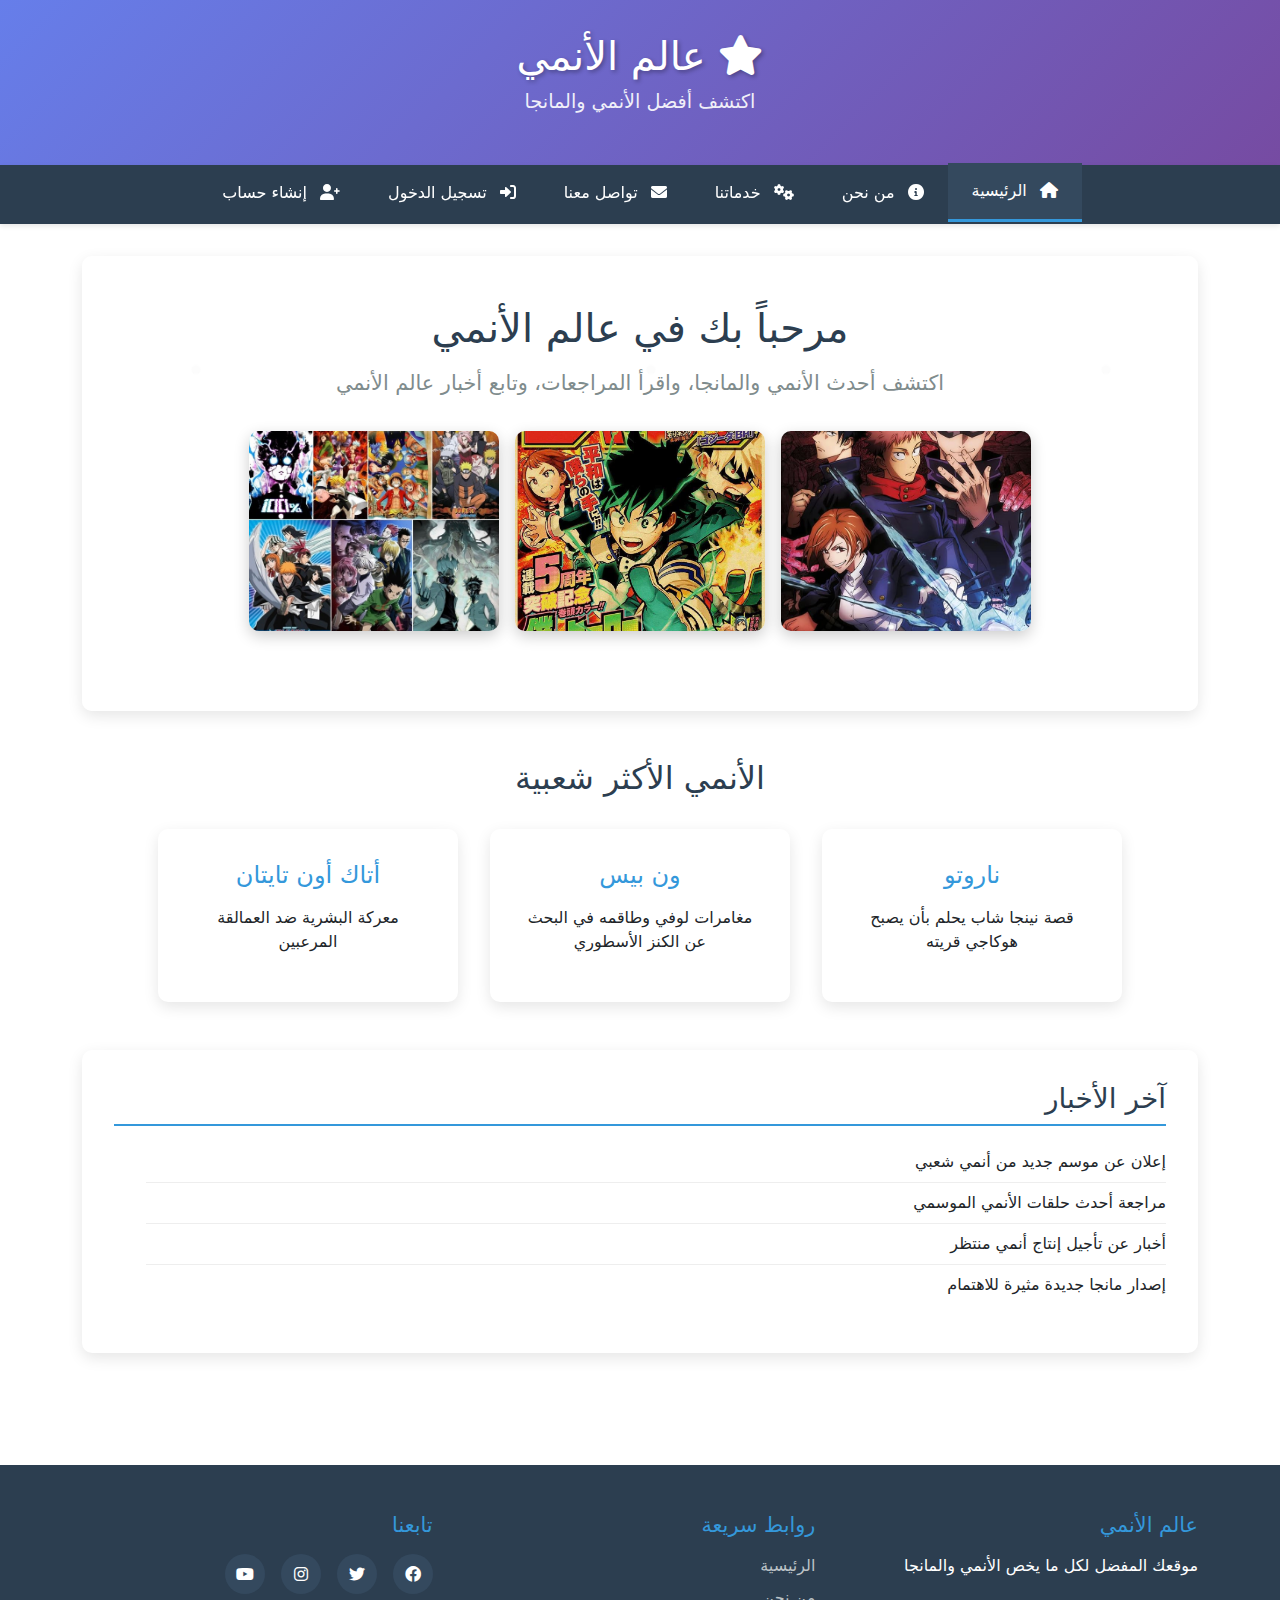
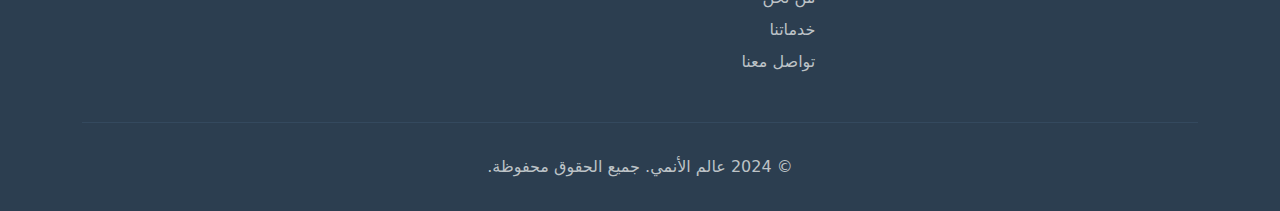
<file: index.html>
<!DOCTYPE html>
<html lang="ar" dir="rtl">
<head>
    <meta charset="UTF-8">
    <meta name="viewport" content="width=device-width, initial-scale=1.0">
    <title>عالم الأنمي - الصفحة الرئيسية</title>
    <link rel="stylesheet" href="./style.css">
    <link rel="stylesheet" href="https://cdnjs.cloudflare.com/ajax/libs/font-awesome/6.0.0/css/all.min.css">
    <link href="https://cdn.jsdelivr.net/npm/bootstrap@5.1.3/dist/css/bootstrap.min.css" rel="stylesheet">
</head>
<body>
    <header class="main-header">
        <div class="container">
            <h1><i class="fas fa-star"></i> عالم الأنمي</h1>
            <p>اكتشف أفضل الأنمي والمانجا</p>
        </div>
    </header>

    <nav class="main-nav">
        <div class="container">
            <ul class="nav-list">
                <li><a href="index.html" class="active"><i class="fas fa-home"></i> الرئيسية</a></li>
                <li><a href="about.html"><i class="fas fa-info-circle"></i> من نحن</a></li>
                <li><a href="services.html"><i class="fas fa-cogs"></i> خدماتنا</a></li>
                <li><a href="contact.html"><i class="fas fa-envelope"></i> تواصل معنا</a></li>
                <li><a href="login.html"><i class="fas fa-sign-in-alt"></i> تسجيل الدخول</a></li>
                <li><a href="register.html"><i class="fas fa-user-plus"></i> إنشاء حساب</a></li>
            </ul>
        </div>
    </nav>

    <main class="main-content">
        <div class="container">
            <section class="hero-section">
                <h2>مرحباً بك في عالم الأنمي</h2>
                <p>اكتشف أحدث الأنمي والمانجا، واقرأ المراجعات، وتابع أخبار عالم الأنمي</p>
                
                <div class="simple-gallery">
                    <img src="./img/jujutsu_kaisen.jpg" alt="أنمي مشهور 1" class="gallery-image">
                    <img src="./img/anime_collage.jpg" alt="أنمي مشهور 2" class="gallery-image">
                    <img src="./img/anime_collage_2.jpg" alt="أنمي مشهور 3" class="gallery-image">
                </div>
            </section>

            <section class="popular-anime">
                <h3>الأنمي الأكثر شعبية</h3>
                <div class="anime-grid">
                    <div class="anime-card">
                        <h4>ناروتو</h4>
                        <p>قصة نينجا شاب يحلم بأن يصبح هوكاجي قريته</p>
                    </div>
                    <div class="anime-card">
                        <h4>ون بيس</h4>
                        <p>مغامرات لوفي وطاقمه في البحث عن الكنز الأسطوري</p>
                    </div>
                    <div class="anime-card">
                        <h4>أتاك أون تايتان</h4>
                        <p>معركة البشرية ضد العمالقة المرعبين</p>
                    </div>
                </div>
            </section>

            <aside class="news-sidebar">
                <h3>آخر الأخبار</h3>
                <ul class="news-list">
                    <li>إعلان عن موسم جديد من أنمي شعبي</li>
                    <li>مراجعة أحدث حلقات الأنمي الموسمي</li>
                    <li>أخبار عن تأجيل إنتاج أنمي منتظر</li>
                    <li>إصدار مانجا جديدة مثيرة للاهتمام</li>
                </ul>
            </aside>
        </div>
    </main>

    <footer class="main-footer">
        <div class="container">
            <div class="footer-content">
                <div class="footer-section">
                    <h4>عالم الأنمي</h4>
                    <p>موقعك المفضل لكل ما يخص الأنمي والمانجا</p>
                </div>
                <div class="footer-section">
                    <h4>روابط سريعة</h4>
                    <ul>
                        <li><a href="index.html">الرئيسية</a></li>
                        <li><a href="about.html">من نحن</a></li>
                        <li><a href="services.html">خدماتنا</a></li>
                        <li><a href="contact.html">تواصل معنا</a></li>
                    </ul>
                </div>
                <div class="footer-section">
                    <h4>تابعنا</h4>
                    <div class="social-links">
                        <a href="#"><i class="fab fa-facebook"></i></a>
                        <a href="#"><i class="fab fa-twitter"></i></a>
                        <a href="#"><i class="fab fa-instagram"></i></a>
                        <a href="#"><i class="fab fa-youtube"></i></a>
                    </div>
                </div>
            </div>
            <div class="footer-bottom">
                <p>&copy; 2024 عالم الأنمي. جميع الحقوق محفوظة.</p>
            </div>
        </div>
    </footer>

</body>
</html>
</file>
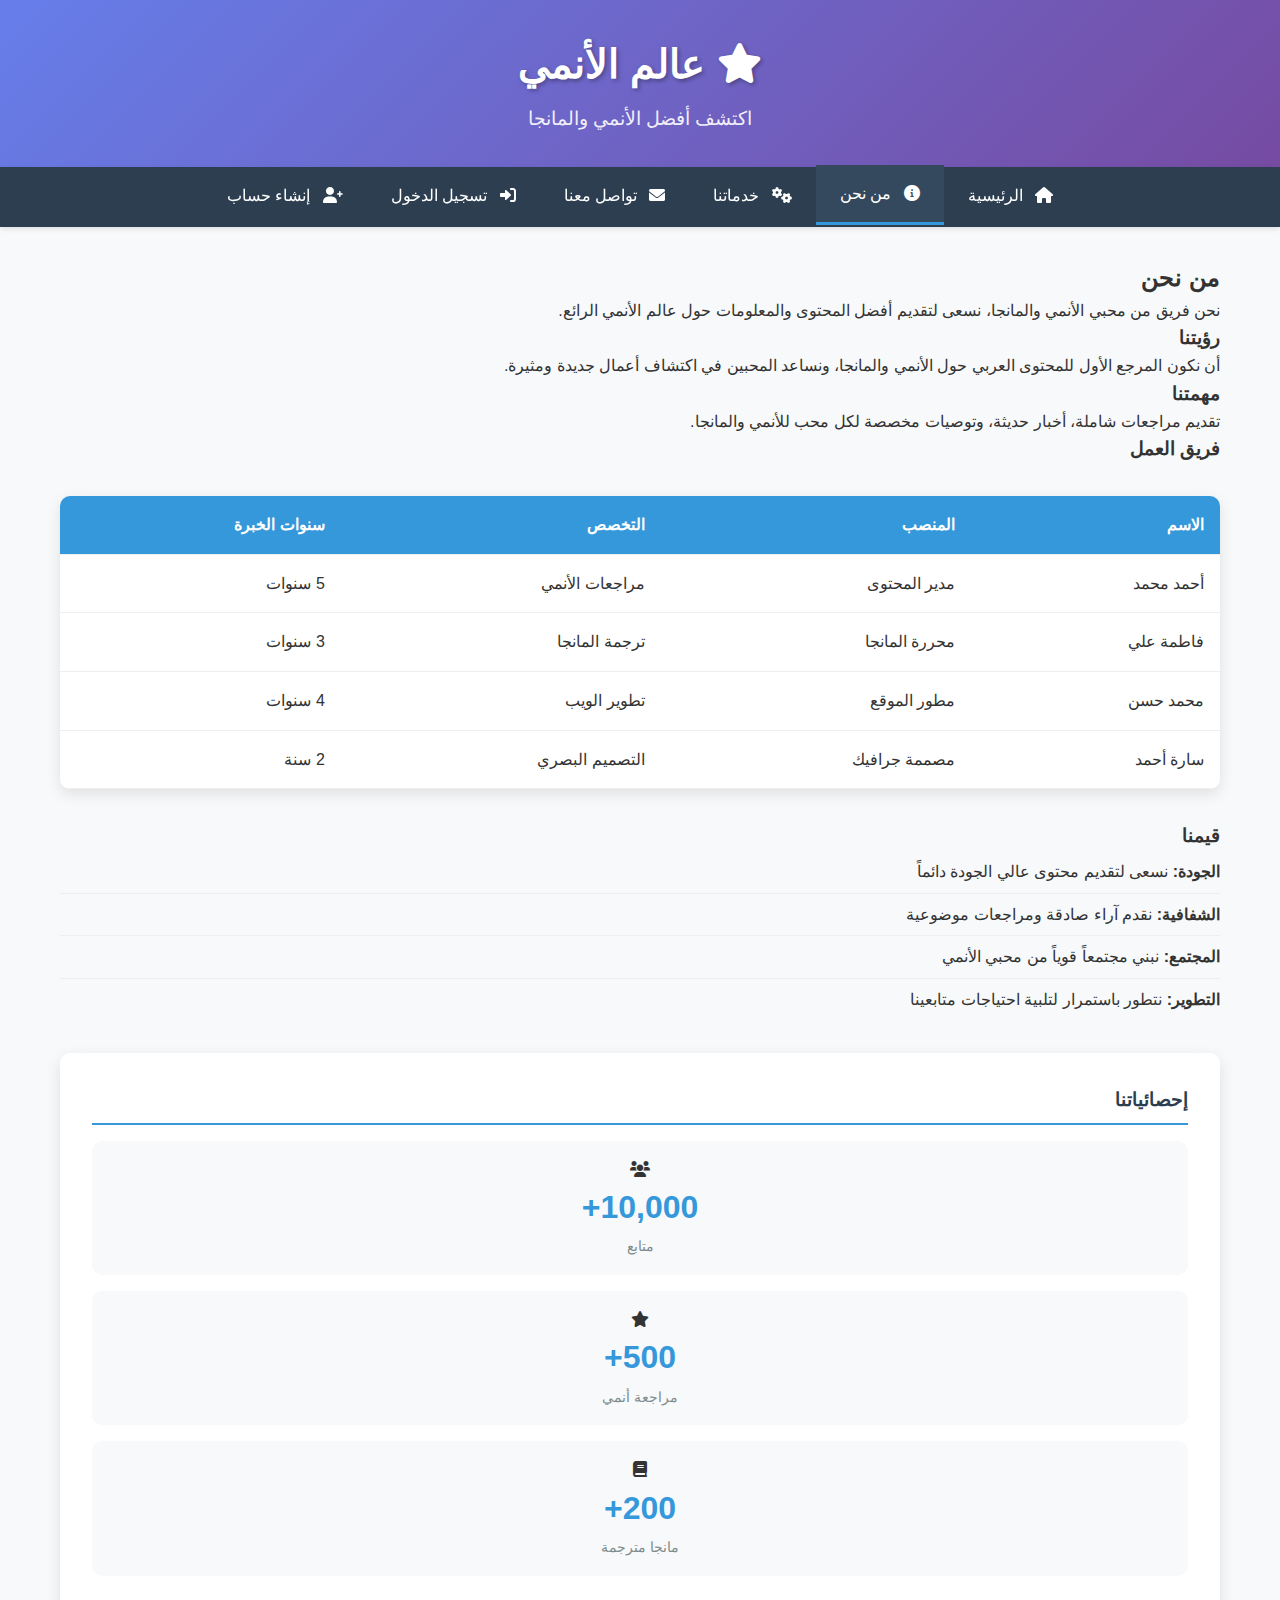
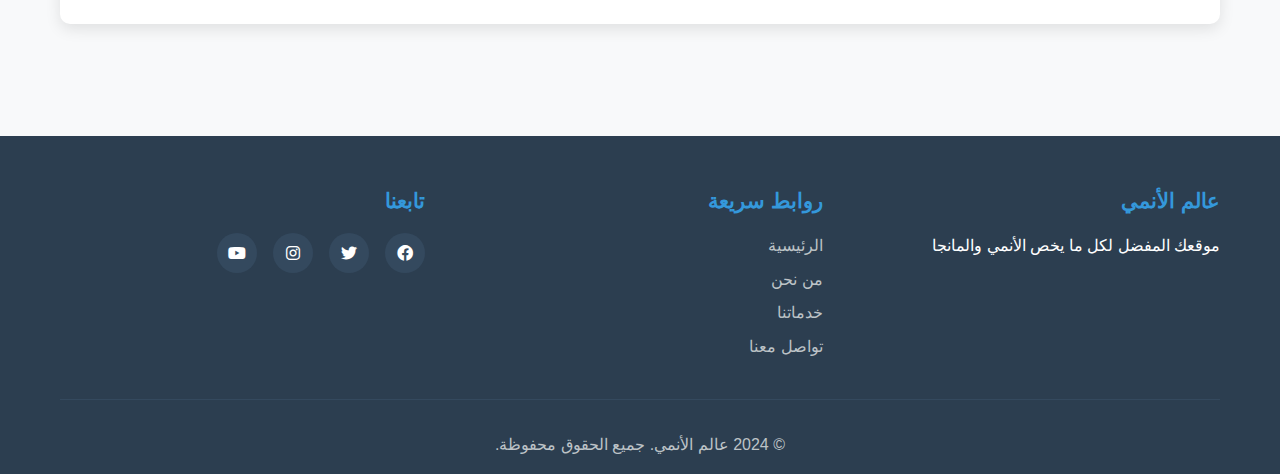
<file: about.html>
<!DOCTYPE html>
<html lang="ar" dir="rtl">
<head>
    <meta charset="UTF-8">
    <meta name="viewport" content="width=device-width, initial-scale=1.0">
    <title>عالم الأنمي - من نحن</title>
    <link rel="stylesheet" href="./style.css">
    <link rel="stylesheet" href="https://cdnjs.cloudflare.com/ajax/libs/font-awesome/6.0.0/css/all.min.css">
</head>
<body>
    <header class="main-header">
        <div class="container">
            <h1><i class="fas fa-star"></i> عالم الأنمي</h1>
            <p>اكتشف أفضل الأنمي والمانجا</p>
        </div>
    </header>

    <nav class="main-nav">
        <div class="container">
            <ul class="nav-list">
                <li><a href="index.html"><i class="fas fa-home"></i> الرئيسية</a></li>
                <li><a href="about.html" class="active"><i class="fas fa-info-circle"></i> من نحن</a></li>
                <li><a href="services.html"><i class="fas fa-cogs"></i> خدماتنا</a></li>
                <li><a href="contact.html"><i class="fas fa-envelope"></i> تواصل معنا</a></li>
                <li><a href="login.html"><i class="fas fa-sign-in-alt"></i> تسجيل الدخول</a></li>
                <li><a href="register.html"><i class="fas fa-user-plus"></i> إنشاء حساب</a></li>
            </ul>
        </div>
    </nav>

    <main class="main-content">
        <div class="container">
            <section class="about-section">
                <h2>من نحن</h2>
                <p>نحن فريق من محبي الأنمي والمانجا، نسعى لتقديم أفضل المحتوى والمعلومات حول عالم الأنمي الرائع.</p>
                
                <h3>رؤيتنا</h3>
                <p>أن نكون المرجع الأول للمحتوى العربي حول الأنمي والمانجا، ونساعد المحبين في اكتشاف أعمال جديدة ومثيرة.</p>

                <h3>مهمتنا</h3>
                <p>تقديم مراجعات شاملة، أخبار حديثة، وتوصيات مخصصة لكل محب للأنمي والمانجا.</p>

                <h3>فريق العمل</h3>
                <table class="team-table">
                    <thead>
                        <tr>
                            <th>الاسم</th>
                            <th>المنصب</th>
                            <th>التخصص</th>
                            <th>سنوات الخبرة</th>
                        </tr>
                    </thead>
                    <tbody>
                        <tr>
                            <td>أحمد محمد</td>
                            <td>مدير المحتوى</td>
                            <td>مراجعات الأنمي</td>
                            <td>5 سنوات</td>
                        </tr>
                        <tr>
                            <td>فاطمة علي</td>
                            <td>محررة المانجا</td>
                            <td>ترجمة المانجا</td>
                            <td>3 سنوات</td>
                        </tr>
                        <tr>
                            <td>محمد حسن</td>
                            <td>مطور الموقع</td>
                            <td>تطوير الويب</td>
                            <td>4 سنوات</td>
                        </tr>
                        <tr>
                            <td>سارة أحمد</td>
                            <td>مصممة جرافيك</td>
                            <td>التصميم البصري</td>
                            <td>2 سنة</td>
                        </tr>
                    </tbody>
                </table>

                <h3>قيمنا</h3>
                <ul class="values-list">
                    <li><strong>الجودة:</strong> نسعى لتقديم محتوى عالي الجودة دائماً</li>
                    <li><strong>الشفافية:</strong> نقدم آراء صادقة ومراجعات موضوعية</li>
                    <li><strong>المجتمع:</strong> نبني مجتمعاً قوياً من محبي الأنمي</li>
                    <li><strong>التطوير:</strong> نتطور باستمرار لتلبية احتياجات متابعينا</li>
                </ul>
            </section>

            <aside class="stats-sidebar">
                <h3>إحصائياتنا</h3>
                <div class="stat-item">
                    <i class="fas fa-users"></i>
                    <span class="stat-number">10,000+</span>
                    <span class="stat-label">متابع</span>
                </div>
                <div class="stat-item">
                    <i class="fas fa-star"></i>
                    <span class="stat-number">500+</span>
                    <span class="stat-label">مراجعة أنمي</span>
                </div>
                <div class="stat-item">
                    <i class="fas fa-book"></i>
                    <span class="stat-number">200+</span>
                    <span class="stat-label">مانجا مترجمة</span>
                </div>
            </aside>
        </div>
    </main>

    <footer class="main-footer">
        <div class="container">
            <div class="footer-content">
                <div class="footer-section">
                    <h4>عالم الأنمي</h4>
                    <p>موقعك المفضل لكل ما يخص الأنمي والمانجا</p>
                </div>
                <div class="footer-section">
                    <h4>روابط سريعة</h4>
                    <ul>
                        <li><a href="index.html">الرئيسية</a></li>
                        <li><a href="about.html">من نحن</a></li>
                        <li><a href="services.html">خدماتنا</a></li>
                        <li><a href="contact.html">تواصل معنا</a></li>
                    </ul>
                </div>
                <div class="footer-section">
                    <h4>تابعنا</h4>
                    <div class="social-links">
                        <a href="#"><i class="fab fa-facebook"></i></a>
                        <a href="#"><i class="fab fa-twitter"></i></a>
                        <a href="#"><i class="fab fa-instagram"></i></a>
                        <a href="#"><i class="fab fa-youtube"></i></a>
                    </div>
                </div>
            </div>
            <div class="footer-bottom">
                <p>&copy; 2024 عالم الأنمي. جميع الحقوق محفوظة.</p>
            </div>
        </div>
    </footer>

</body>
</html>
</file>
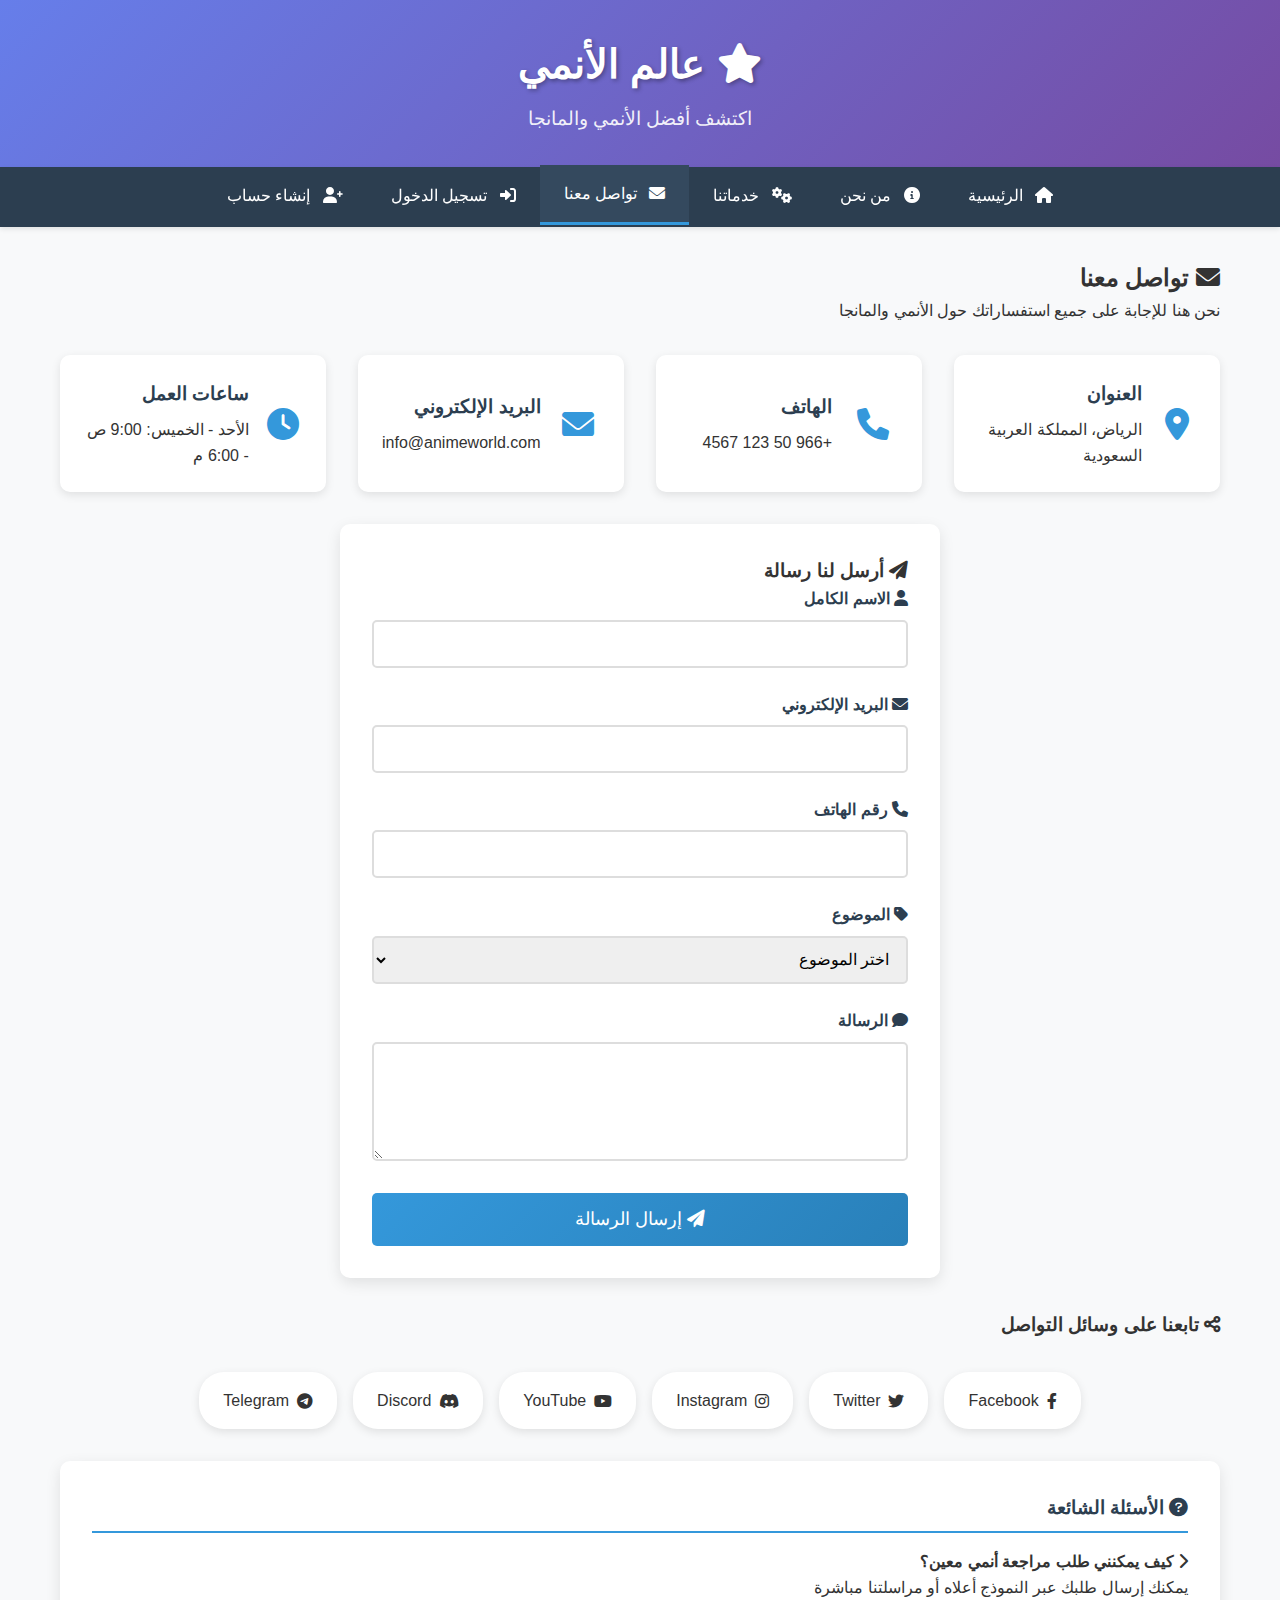
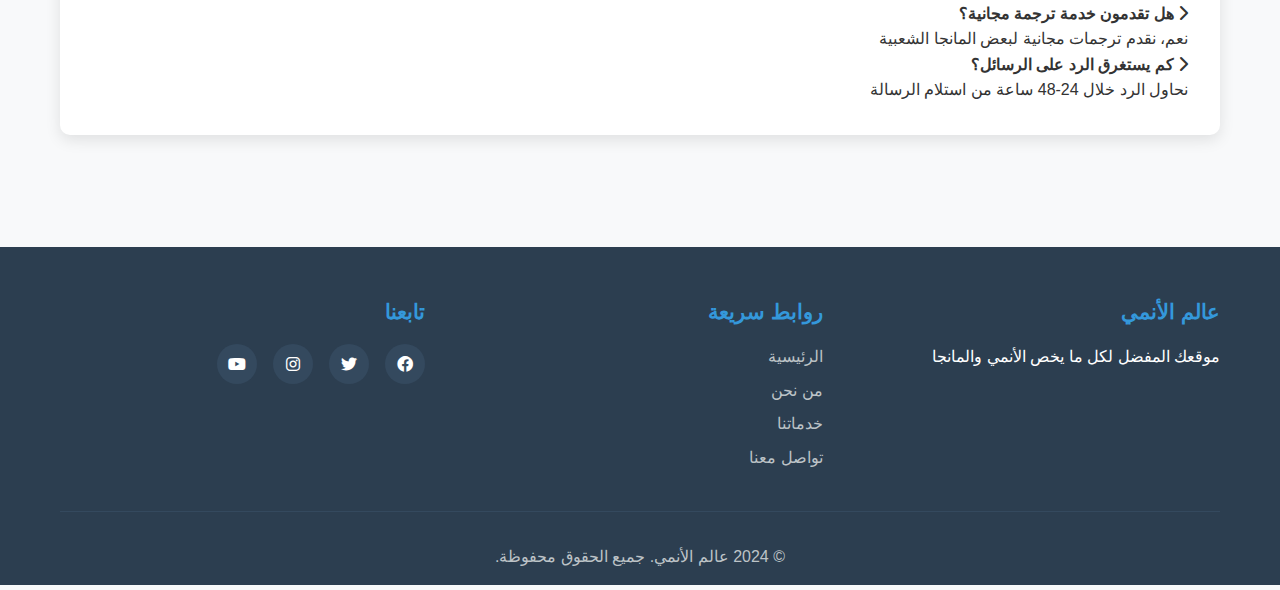
<file: contact.html>
<!DOCTYPE html>
<html lang="ar" dir="rtl">
<head>
    <meta charset="UTF-8">
    <meta name="viewport" content="width=device-width, initial-scale=1.0">
    <title>عالم الأنمي - تواصل معنا</title>
    <link rel="stylesheet" href="./style.css">
    <link rel="stylesheet" href="https://cdnjs.cloudflare.com/ajax/libs/font-awesome/6.0.0/css/all.min.css">
</head>
<body>
    
    <header class="main-header">
        <div class="container">
            <h1><i class="fas fa-star"></i> عالم الأنمي</h1>
            <p>اكتشف أفضل الأنمي والمانجا</p>
        </div>
    </header>

    
    <nav class="main-nav">
        <div class="container">
            <ul class="nav-list">
                <li><a href="index.html"><i class="fas fa-home"></i> الرئيسية</a></li>
                <li><a href="about.html"><i class="fas fa-info-circle"></i> من نحن</a></li>
                <li><a href="services.html"><i class="fas fa-cogs"></i> خدماتنا</a></li>
                <li><a href="contact.html" class="active"><i class="fas fa-envelope"></i> تواصل معنا</a></li>
                <li><a href="login.html"><i class="fas fa-sign-in-alt"></i> تسجيل الدخول</a></li>
                <li><a href="register.html"><i class="fas fa-user-plus"></i> إنشاء حساب</a></li>
            </ul>
        </div>
    </nav>

    
    <main class="main-content">
        <div class="container">
            
            <section class="contact-section">
                <h2><i class="fas fa-envelope"></i> تواصل معنا</h2>
                <p>نحن هنا للإجابة على جميع استفساراتك حول الأنمي والمانجا</p>

                
                <div class="contact-info">
                    <div class="contact-item">
                        <i class="fas fa-map-marker-alt contact-icon"></i>
                        <div class="contact-details">
                            <h3>العنوان</h3>
                            <p>الرياض، المملكة العربية السعودية</p>
                        </div>
                    </div>

                    <div class="contact-item">
                        <i class="fas fa-phone contact-icon"></i>
                        <div class="contact-details">
                            <h3>الهاتف</h3>
                            <p>+966 50 123 4567</p>
                        </div>
                    </div>

                    <div class="contact-item">
                        <i class="fas fa-envelope contact-icon"></i>
                        <div class="contact-details">
                            <h3>البريد الإلكتروني</h3>
                            <p>info@animeworld.com</p>
                        </div>
                    </div>

                    <div class="contact-item">
                        <i class="fas fa-clock contact-icon"></i>
                        <div class="contact-details">
                            <h3>ساعات العمل</h3>
                            <p>الأحد - الخميس: 9:00 ص - 6:00 م</p>
                        </div>
                    </div>
                </div>

                
                <div class="contact-form-container">
                    <h3><i class="fas fa-paper-plane"></i> أرسل لنا رسالة</h3>
                    <form class="contact-form" method="post" action="#">
                        <div class="form-group">
                            <label for="name"><i class="fas fa-user"></i> الاسم الكامل</label>
                            <input type="text" id="name" name="name" required>
                        </div>

                        <div class="form-group">
                            <label for="email"><i class="fas fa-envelope"></i> البريد الإلكتروني</label>
                            <input type="email" id="email" name="email" required>
                        </div>

                        <div class="form-group">
                            <label for="phone"><i class="fas fa-phone"></i> رقم الهاتف</label>
                            <input type="tel" id="phone" name="phone">
                        </div>

                        <div class="form-group">
                            <label for="subject"><i class="fas fa-tag"></i> الموضوع</label>
                            <select id="subject" name="subject" required>
                                <option value="">اختر الموضوع</option>
                                <option value="review">طلب مراجعة أنمي</option>
                                <option value="translation">طلب ترجمة مانجا</option>
                                <option value="suggestion">اقتراح</option>
                                <option value="complaint">شكوى</option>
                                <option value="other">أخرى</option>
                            </select>
                        </div>

                        <div class="form-group">
                            <label for="message"><i class="fas fa-comment"></i> الرسالة</label>
                            <textarea id="message" name="message" rows="5" required></textarea>
                        </div>

                        <button type="submit" class="submit-btn">
                            <i class="fas fa-paper-plane"></i> إرسال الرسالة
                        </button>
                    </form>
                </div>

                
                <div class="social-contact">
                    <h3><i class="fas fa-share-alt"></i> تابعنا على وسائل التواصل</h3>
                    <div class="social-links-large">
                        <a href="#" class="social-link facebook">
                            <i class="fab fa-facebook-f"></i>
                            <span>Facebook</span>
                        </a>
                        <a href="#" class="social-link twitter">
                            <i class="fab fa-twitter"></i>
                            <span>Twitter</span>
                        </a>
                        <a href="#" class="social-link instagram">
                            <i class="fab fa-instagram"></i>
                            <span>Instagram</span>
                        </a>
                        <a href="#" class="social-link youtube">
                            <i class="fab fa-youtube"></i>
                            <span>YouTube</span>
                        </a>
                        <a href="#" class="social-link discord">
                            <i class="fab fa-discord"></i>
                            <span>Discord</span>
                        </a>
                        <a href="#" class="social-link telegram">
                            <i class="fab fa-telegram"></i>
                            <span>Telegram</span>
                        </a>
                    </div>
                </div>
            </section>

            
            <aside class="faq-sidebar">
                <h3><i class="fas fa-question-circle"></i> الأسئلة الشائعة</h3>
                <div class="faq-item">
                    <h4><i class="fas fa-chevron-right"></i> كيف يمكنني طلب مراجعة أنمي معين؟</h4>
                    <p>يمكنك إرسال طلبك عبر النموذج أعلاه أو مراسلتنا مباشرة</p>
                </div>
                <div class="faq-item">
                    <h4><i class="fas fa-chevron-right"></i> هل تقدمون خدمة ترجمة مجانية؟</h4>
                    <p>نعم، نقدم ترجمات مجانية لبعض المانجا الشعبية</p>
                </div>
                <div class="faq-item">
                    <h4><i class="fas fa-chevron-right"></i> كم يستغرق الرد على الرسائل؟</h4>
                    <p>نحاول الرد خلال 24-48 ساعة من استلام الرسالة</p>
                </div>
            </aside>
        </div>
    </main>

    
    <footer class="main-footer">
        <div class="container">
            <div class="footer-content">
                <div class="footer-section">
                    <h4>عالم الأنمي</h4>
                    <p>موقعك المفضل لكل ما يخص الأنمي والمانجا</p>
                </div>
                <div class="footer-section">
                    <h4>روابط سريعة</h4>
                    <ul>
                        <li><a href="index.html">الرئيسية</a></li>
                        <li><a href="about.html">من نحن</a></li>
                        <li><a href="services.html">خدماتنا</a></li>
                        <li><a href="contact.html">تواصل معنا</a></li>
                    </ul>
                </div>
                <div class="footer-section">
                    <h4>تابعنا</h4>
                    <div class="social-links">
                        <a href="#"><i class="fab fa-facebook"></i></a>
                        <a href="#"><i class="fab fa-twitter"></i></a>
                        <a href="#"><i class="fab fa-instagram"></i></a>
                        <a href="#"><i class="fab fa-youtube"></i></a>
                    </div>
                </div>
            </div>
            <div class="footer-bottom">
                <p>&copy; 2024 عالم الأنمي. جميع الحقوق محفوظة.</p>
            </div>
        </div>
    </footer>

    
</body>
</html>
</file>
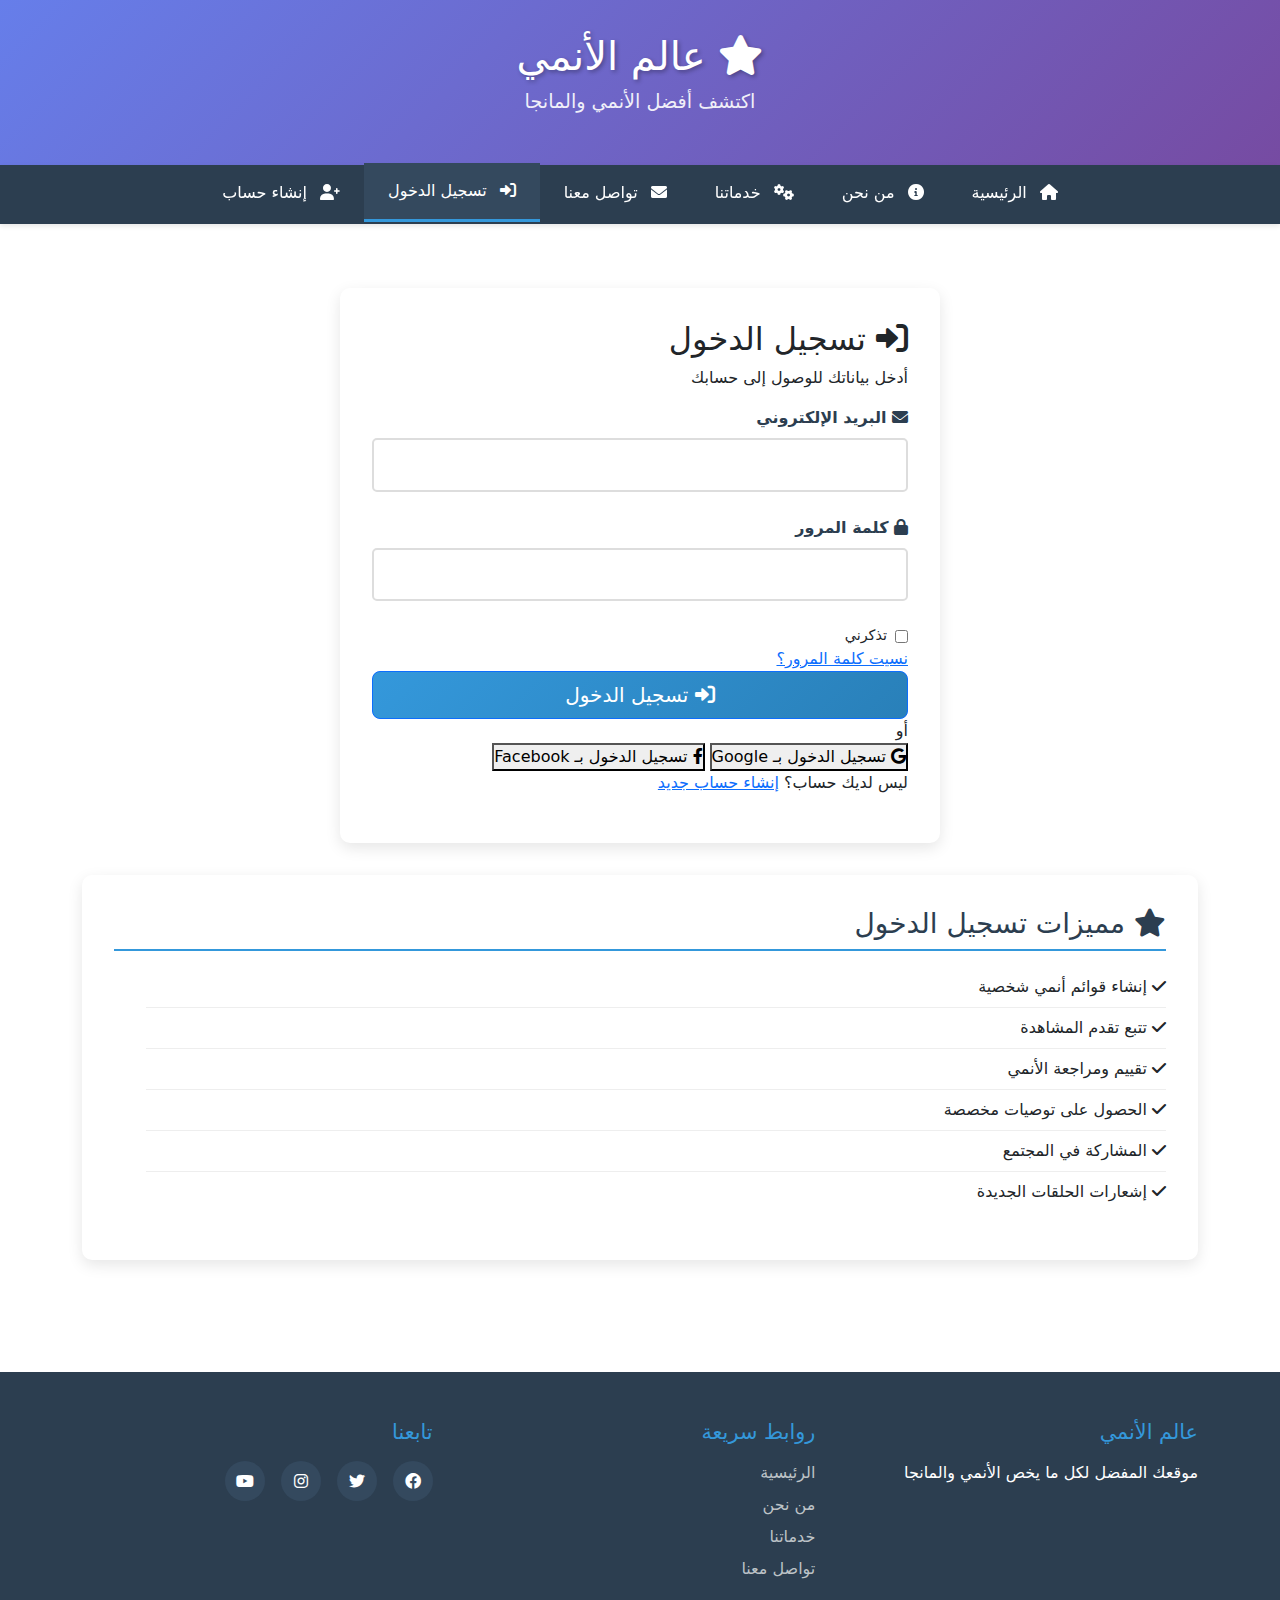
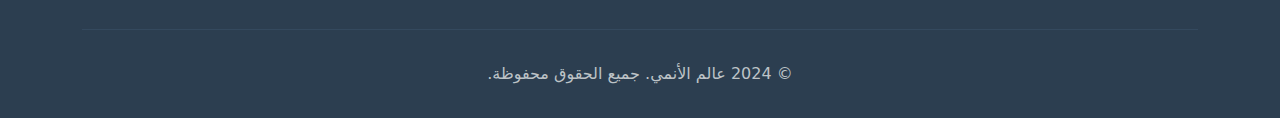
<file: login.html>
<!DOCTYPE html>
<html lang="ar" dir="rtl">
<head>
    <meta charset="UTF-8">
    <meta name="viewport" content="width=device-width, initial-scale=1.0">
    <title>عالم الأنمي - تسجيل الدخول</title>
    <link rel="stylesheet" href="./style.css">
    <link rel="stylesheet" href="https://cdnjs.cloudflare.com/ajax/libs/font-awesome/6.0.0/css/all.min.css">
    <link href="https://cdn.jsdelivr.net/npm/bootstrap@5.1.3/dist/css/bootstrap.min.css" rel="stylesheet">
</head>
<body>
    <header class="main-header">
        <div class="container">
            <h1><i class="fas fa-star"></i> عالم الأنمي</h1>
            <p>اكتشف أفضل الأنمي والمانجا</p>
        </div>
    </header>

    <nav class="main-nav">
        <div class="container">
            <ul class="nav-list">
                <li><a href="index.html"><i class="fas fa-home"></i> الرئيسية</a></li>
                <li><a href="about.html"><i class="fas fa-info-circle"></i> من نحن</a></li>
                <li><a href="services.html"><i class="fas fa-cogs"></i> خدماتنا</a></li>
                <li><a href="contact.html"><i class="fas fa-envelope"></i> تواصل معنا</a></li>
                <li><a href="login.html" class="active"><i class="fas fa-sign-in-alt"></i> تسجيل الدخول</a></li>
                <li><a href="register.html"><i class="fas fa-user-plus"></i> إنشاء حساب</a></li>
            </ul>
        </div>
    </nav>

    <main class="main-content">
        <div class="container">
            <section class="login-section">
                <div class="login-container">
                    <div class="login-header">
                        <h2><i class="fas fa-sign-in-alt"></i> تسجيل الدخول</h2>
                        <p>أدخل بياناتك للوصول إلى حسابك</p>
                    </div>

                    <form class="login-form" method="post" action="#">
                        <div class="form-group">
                            <label for="loginEmail">
                                <i class="fas fa-envelope"></i> البريد الإلكتروني
                            </label>
                            <input type="email" id="loginEmail" name="email" required>
                        </div>

                        <div class="form-group">
                            <label for="loginPassword">
                                <i class="fas fa-lock"></i> كلمة المرور
                            </label>
                            <input type="password" id="loginPassword" name="password" required>
                        </div>

                        <div class="form-options">
                            <label class="checkbox-container">
                                <input type="checkbox" id="rememberMe" name="remember">
                                <span class="checkmark"></span>
                                تذكرني
                            </label>
                            <a href="#" class="forgot-password">نسيت كلمة المرور؟</a>
                        </div>

                        <button type="submit" class="btn btn-primary btn-lg w-100 login-btn">
                            <i class="fas fa-sign-in-alt"></i> تسجيل الدخول
                        </button>
                    </form>

                    
                    <div class="alternative-login">
                        <div class="divider">
                            <span>أو</span>
                        </div>
                        
                        <div class="social-login">
                            <button class="social-btn google-btn">
                                <i class="fab fa-google"></i>
                                تسجيل الدخول بـ Google
                            </button>
                            <button class="social-btn facebook-btn">
                                <i class="fab fa-facebook-f"></i>
                                تسجيل الدخول بـ Facebook
                            </button>
                        </div>
                    </div>

                   
                    <div class="register-link">
                        <p>ليس لديك حساب؟ <a href="register.html">إنشاء حساب جديد</a></p>
                    </div>
                </div>
            </section>

            
            <aside class="login-benefits">
                <h3><i class="fas fa-star"></i> مميزات تسجيل الدخول</h3>
                <ul class="benefits-list">
                    <li><i class="fas fa-check"></i> إنشاء قوائم أنمي شخصية</li>
                    <li><i class="fas fa-check"></i> تتبع تقدم المشاهدة</li>
                    <li><i class="fas fa-check"></i> تقييم ومراجعة الأنمي</li>
                    <li><i class="fas fa-check"></i> الحصول على توصيات مخصصة</li>
                    <li><i class="fas fa-check"></i> المشاركة في المجتمع</li>
                    <li><i class="fas fa-check"></i> إشعارات الحلقات الجديدة</li>
                </ul>
            </aside>
        </div>
    </main>

    <footer class="main-footer">
        <div class="container">
            <div class="footer-content">
                <div class="footer-section">
                    <h4>عالم الأنمي</h4>
                    <p>موقعك المفضل لكل ما يخص الأنمي والمانجا</p>
                </div>
                <div class="footer-section">
                    <h4>روابط سريعة</h4>
                    <ul>
                        <li><a href="index.html">الرئيسية</a></li>
                        <li><a href="about.html">من نحن</a></li>
                        <li><a href="services.html">خدماتنا</a></li>
                        <li><a href="contact.html">تواصل معنا</a></li>
                    </ul>
                </div>
                <div class="footer-section">
                    <h4>تابعنا</h4>
                    <div class="social-links">
                        <a href="#"><i class="fab fa-facebook"></i></a>
                        <a href="#"><i class="fab fa-twitter"></i></a>
                        <a href="#"><i class="fab fa-instagram"></i></a>
                        <a href="#"><i class="fab fa-youtube"></i></a>
                    </div>
                </div>
            </div>
            <div class="footer-bottom">
                <p>&copy; 2024 عالم الأنمي. جميع الحقوق محفوظة.</p>
            </div>
        </div>
    </footer>

    
</body>
</html>
</file>
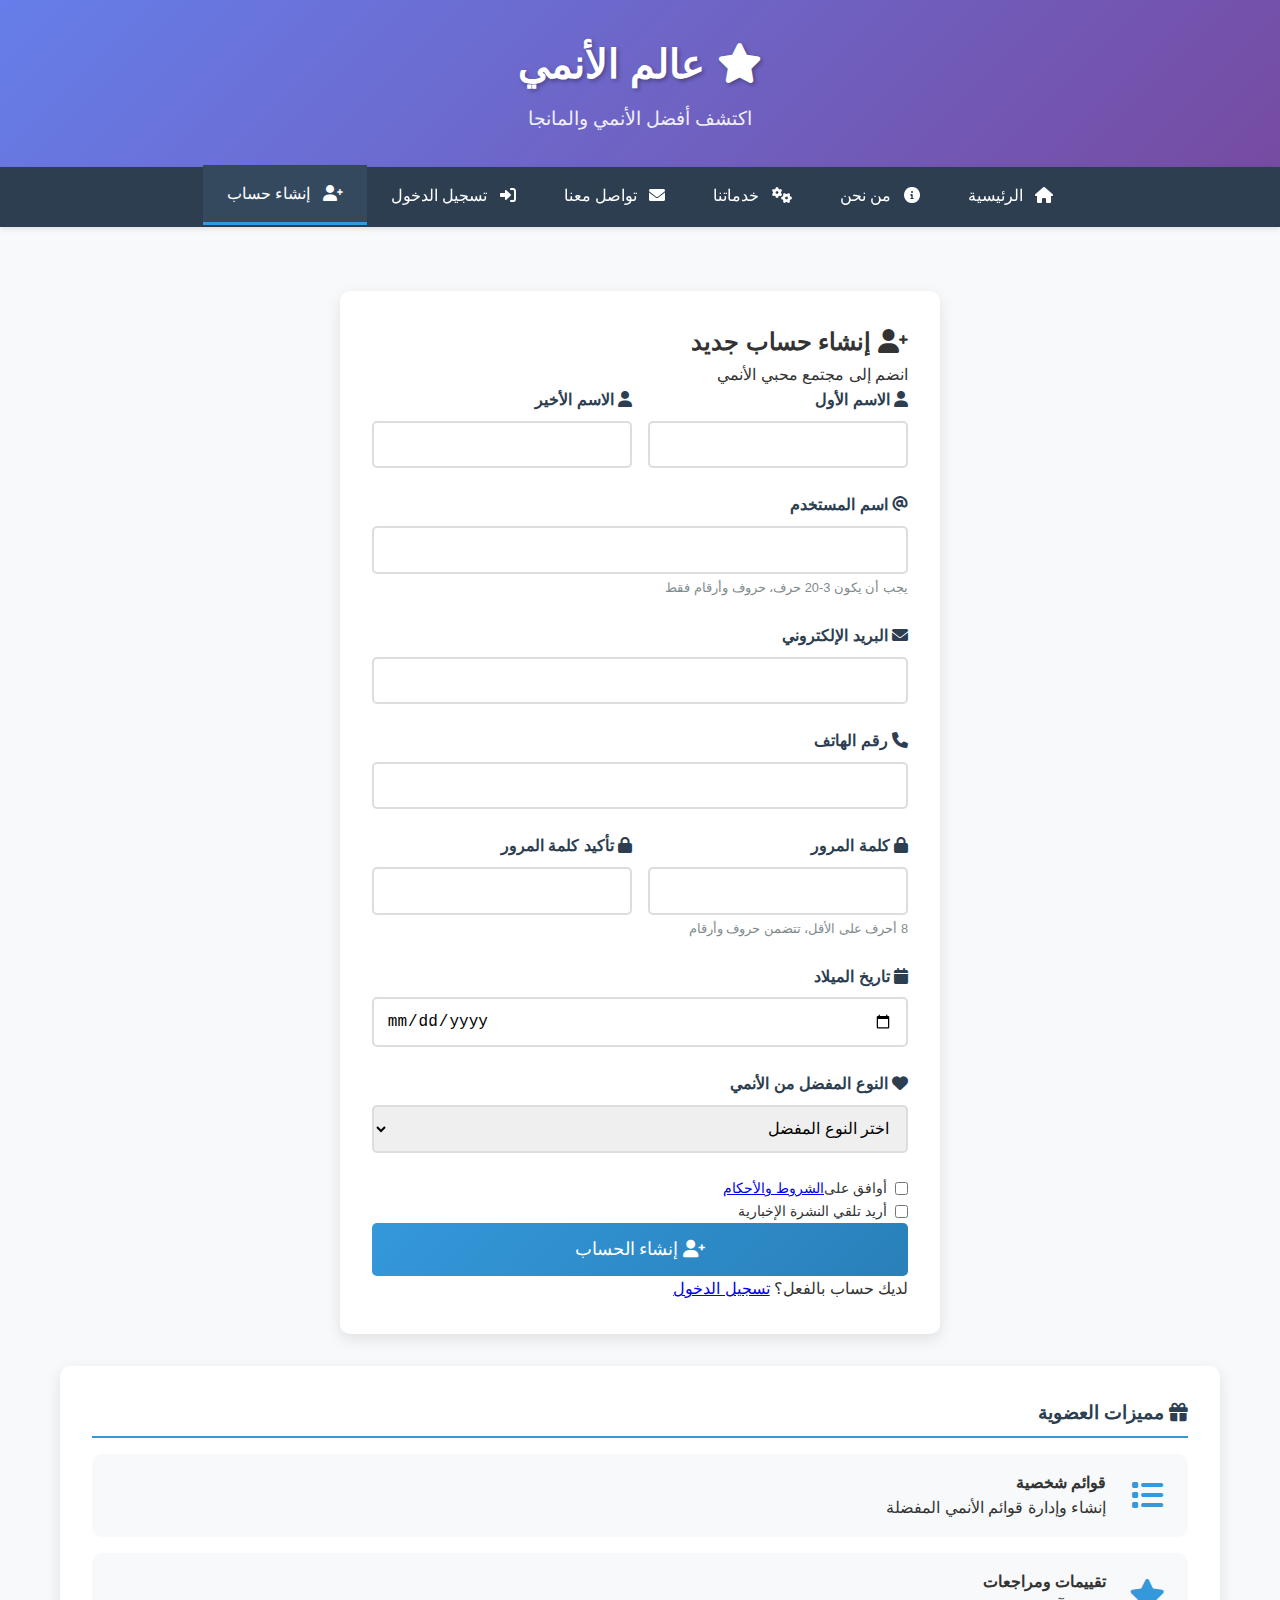
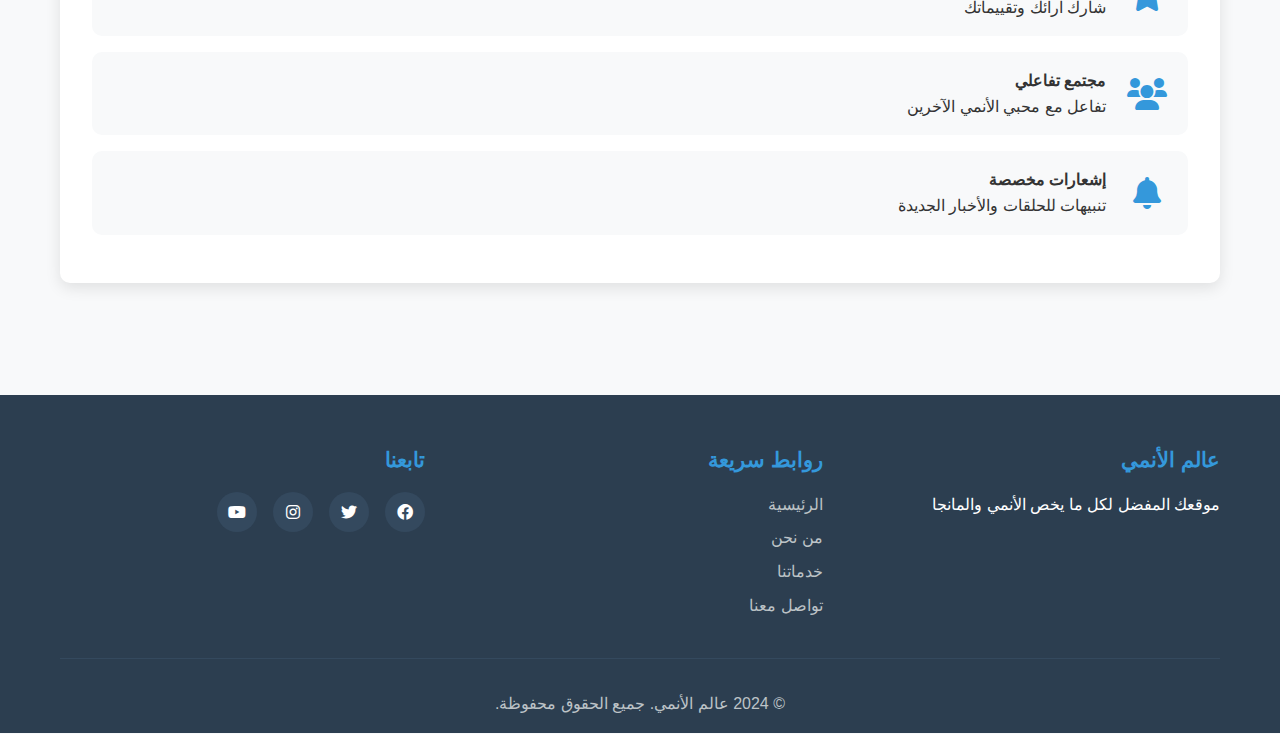
<file: register.html>
<!DOCTYPE html>
<html lang="ar" dir="rtl">
<head>
    <meta charset="UTF-8">
    <meta name="viewport" content="width=device-width, initial-scale=1.0">
    <title>عالم الأنمي - إنشاء حساب</title>
    <link rel="stylesheet" href="./style.css">
    <link rel="stylesheet" href="https://cdnjs.cloudflare.com/ajax/libs/font-awesome/6.0.0/css/all.min.css">
</head>
<body>
    <header class="main-header">
        <div class="container">
            <h1><i class="fas fa-star"></i> عالم الأنمي</h1>
            <p>اكتشف أفضل الأنمي والمانجا</p>
        </div>
    </header>

    <nav class="main-nav">
        <div class="container">
            <ul class="nav-list">
                <li><a href="index.html"><i class="fas fa-home"></i> الرئيسية</a></li>
                <li><a href="about.html"><i class="fas fa-info-circle"></i> من نحن</a></li>
                <li><a href="services.html"><i class="fas fa-cogs"></i> خدماتنا</a></li>
                <li><a href="contact.html"><i class="fas fa-envelope"></i> تواصل معنا</a></li>
                <li><a href="login.html"><i class="fas fa-sign-in-alt"></i> تسجيل الدخول</a></li>
                <li><a href="register.html" class="active"><i class="fas fa-user-plus"></i> إنشاء حساب</a></li>
            </ul>
        </div>
    </nav>

    <main class="main-content">
        <div class="container">
            <section class="register-section">
                <div class="register-container">
                    <div class="register-header">
                        <h2><i class="fas fa-user-plus"></i> إنشاء حساب جديد</h2>
                        <p>انضم إلى مجتمع محبي الأنمي</p>
                    </div>

                    <form class="register-form" method="post" action="#">
                        <div class="form-row">
                            <div class="form-group">
                                <label for="firstName">
                                    <i class="fas fa-user"></i> الاسم الأول
                                </label>
                                <input type="text" id="firstName" name="firstName" required>
                            </div>

                            <div class="form-group">
                                <label for="lastName">
                                    <i class="fas fa-user"></i> الاسم الأخير
                                </label>
                                <input type="text" id="lastName" name="lastName" required>
                            </div>
                        </div>

                        <div class="form-group">
                            <label for="username">
                                <i class="fas fa-at"></i> اسم المستخدم
                            </label>
                            <input type="text" id="username" name="username" required>
                            <small class="form-hint">يجب أن يكون 3-20 حرف، حروف وأرقام فقط</small>
                        </div>

                        <div class="form-group">
                            <label for="registerEmail">
                                <i class="fas fa-envelope"></i> البريد الإلكتروني
                            </label>
                            <input type="email" id="registerEmail" name="email" required>
                        </div>

                        <div class="form-group">
                            <label for="phone">
                                <i class="fas fa-phone"></i> رقم الهاتف
                            </label>
                            <input type="tel" id="phone" name="phone">
                        </div>

                        <div class="form-row">
                            <div class="form-group">
                                <label for="registerPassword">
                                    <i class="fas fa-lock"></i> كلمة المرور
                                </label>
                                <input type="password" id="registerPassword" name="password" required>
                                <small class="form-hint">8 أحرف على الأقل، تتضمن حروف وأرقام</small>
                            </div>

                            <div class="form-group">
                                <label for="confirmPassword">
                                    <i class="fas fa-lock"></i> تأكيد كلمة المرور
                                </label>
                                <input type="password" id="confirmPassword" name="confirmPassword" required>
                            </div>
                        </div>

                        <div class="form-group">
                            <label for="birthDate">
                                <i class="fas fa-calendar"></i> تاريخ الميلاد
                            </label>
                            <input type="date" id="birthDate" name="birthDate" required>
                        </div>

                        <div class="form-group">
                            <label for="favoriteGenre">
                                <i class="fas fa-heart"></i> النوع المفضل من الأنمي
                            </label>
                            <select id="favoriteGenre" name="favoriteGenre">
                                <option value="">اختر النوع المفضل</option>
                                <option value="action">أكشن</option>
                                <option value="adventure">مغامرة</option>
                                <option value="comedy">كوميديا</option>
                                <option value="drama">دراما</option>
                                <option value="fantasy">خيال</option>
                                <option value="romance">رومانسي</option>
                                <option value="sci-fi">خيال علمي</option>
                                <option value="horror">رعب</option>
                                <option value="slice-of-life">شريحة من الحياة</option>
                            </select>
                        </div>

                        <div class="form-options">
                            <label class="checkbox-container">
                                <input type="checkbox" id="agreeTerms" name="agreeTerms" required>
                                <span class="checkmark"></span>
                                أوافق على <a href="#terms">الشروط والأحكام</a>
                            </label>
                        </div>

                        <div class="form-options">
                            <label class="checkbox-container">
                                <input type="checkbox" id="newsletter" name="newsletter">
                                <span class="checkmark"></span>
                                أريد تلقي النشرة الإخبارية
                            </label>
                        </div>

                        <button type="submit" class="register-btn">
                            <i class="fas fa-user-plus"></i> إنشاء الحساب
                        </button>
                    </form>

                    <div class="login-link">
                        <p>لديك حساب بالفعل؟ <a href="login.html">تسجيل الدخول</a></p>
                    </div>
                </div>
            </section>

            <aside class="registration-benefits">
                <h3><i class="fas fa-gift"></i> مميزات العضوية</h3>
                <div class="benefit-item">
                    <i class="fas fa-list benefit-icon"></i>
                    <div>
                        <h4>قوائم شخصية</h4>
                        <p>إنشاء وإدارة قوائم الأنمي المفضلة</p>
                    </div>
                </div>
                <div class="benefit-item">
                    <i class="fas fa-star benefit-icon"></i>
                    <div>
                        <h4>تقييمات ومراجعات</h4>
                        <p>شارك آرائك وتقييماتك</p>
                    </div>
                </div>
                <div class="benefit-item">
                    <i class="fas fa-users benefit-icon"></i>
                    <div>
                        <h4>مجتمع تفاعلي</h4>
                        <p>تفاعل مع محبي الأنمي الآخرين</p>
                    </div>
                </div>
                <div class="benefit-item">
                    <i class="fas fa-bell benefit-icon"></i>
                    <div>
                        <h4>إشعارات مخصصة</h4>
                        <p>تنبيهات للحلقات والأخبار الجديدة</p>
                    </div>
                </div>
            </aside>
        </div>
    </main>

    <footer class="main-footer">
        <div class="container">
            <div class="footer-content">
                <div class="footer-section">
                    <h4>عالم الأنمي</h4>
                    <p>موقعك المفضل لكل ما يخص الأنمي والمانجا</p>
                </div>
                <div class="footer-section">
                    <h4>روابط سريعة</h4>
                    <ul>
                        <li><a href="index.html">الرئيسية</a></li>
                        <li><a href="about.html">من نحن</a></li>
                        <li><a href="services.html">خدماتنا</a></li>
                        <li><a href="contact.html">تواصل معنا</a></li>
                    </ul>
                </div>
                <div class="footer-section">
                    <h4>تابعنا</h4>
                    <div class="social-links">
                        <a href="#"><i class="fab fa-facebook"></i></a>
                        <a href="#"><i class="fab fa-twitter"></i></a>
                        <a href="#"><i class="fab fa-instagram"></i></a>
                        <a href="#"><i class="fab fa-youtube"></i></a>
                    </div>
                </div>
            </div>
            <div class="footer-bottom">
                <p>&copy; 2024 عالم الأنمي. جميع الحقوق محفوظة.</p>
            </div>
        </div>
    </footer>

</body>
</html>
</file>
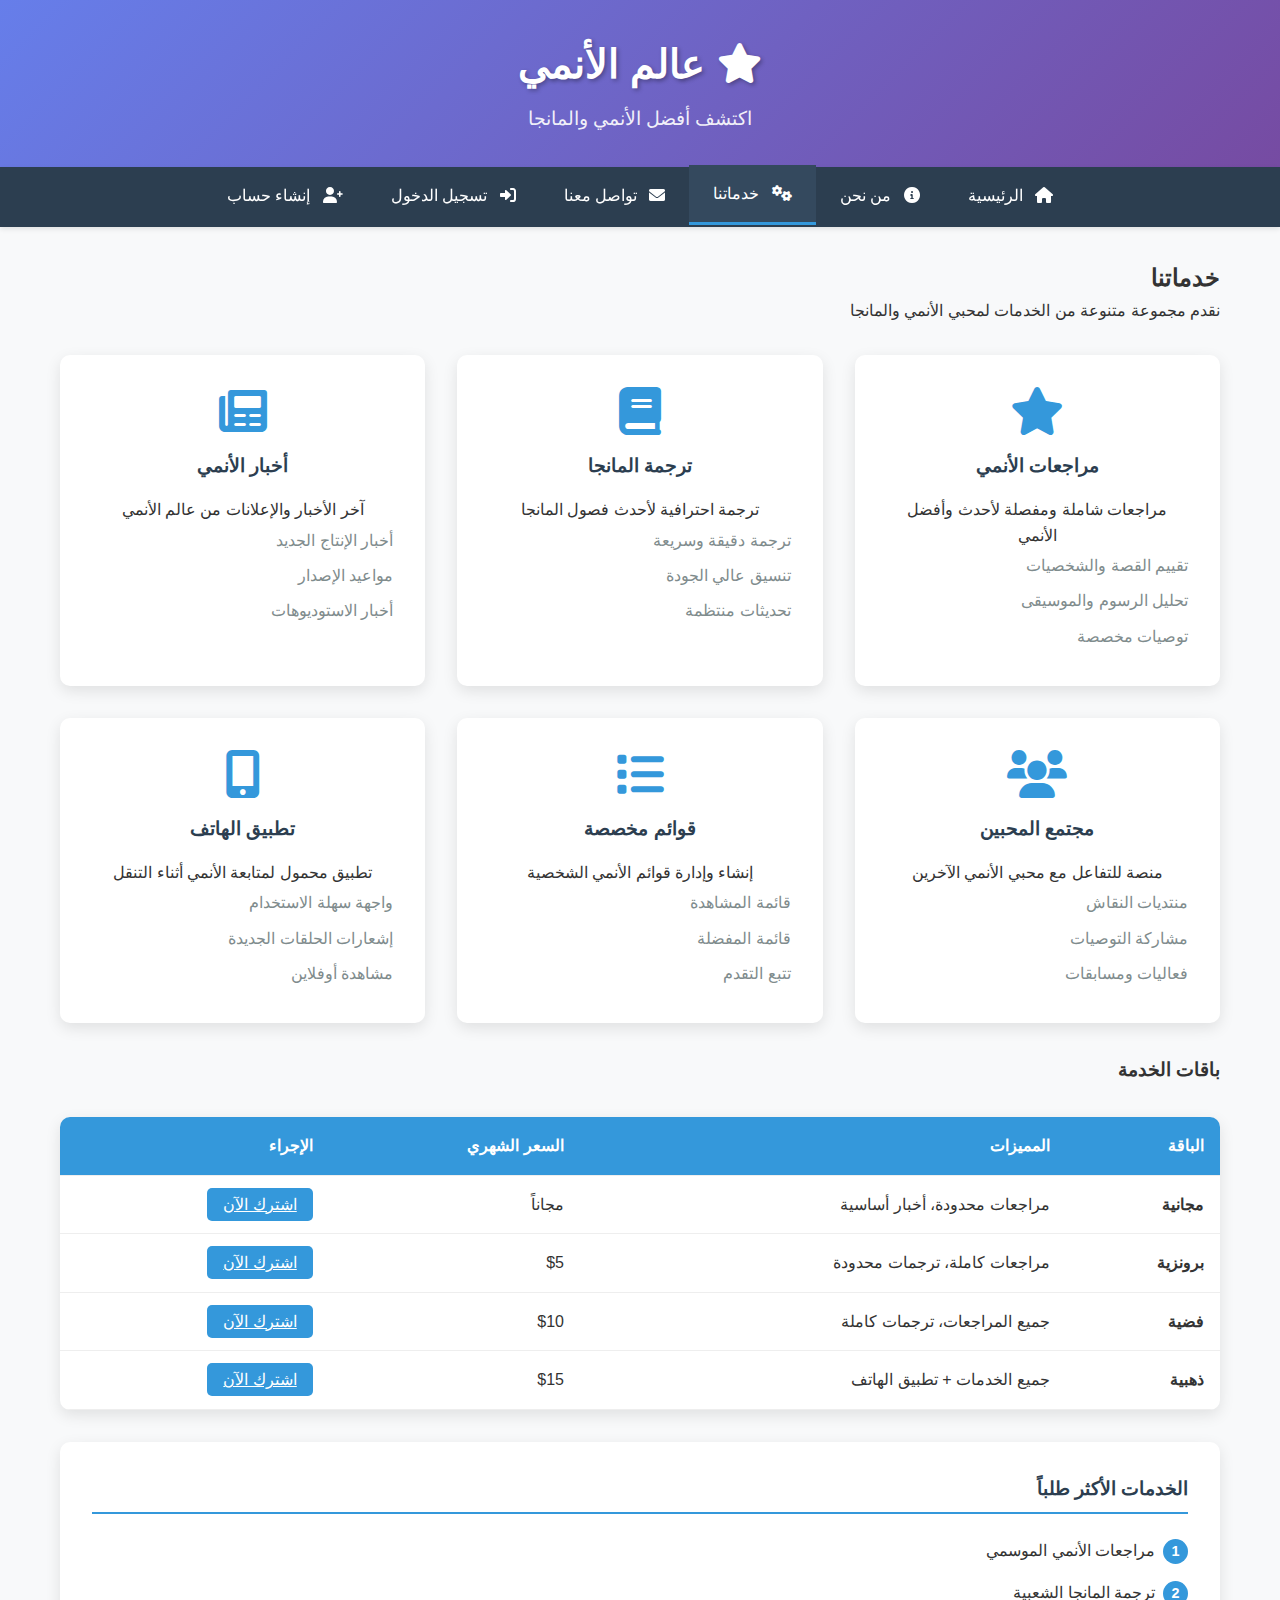
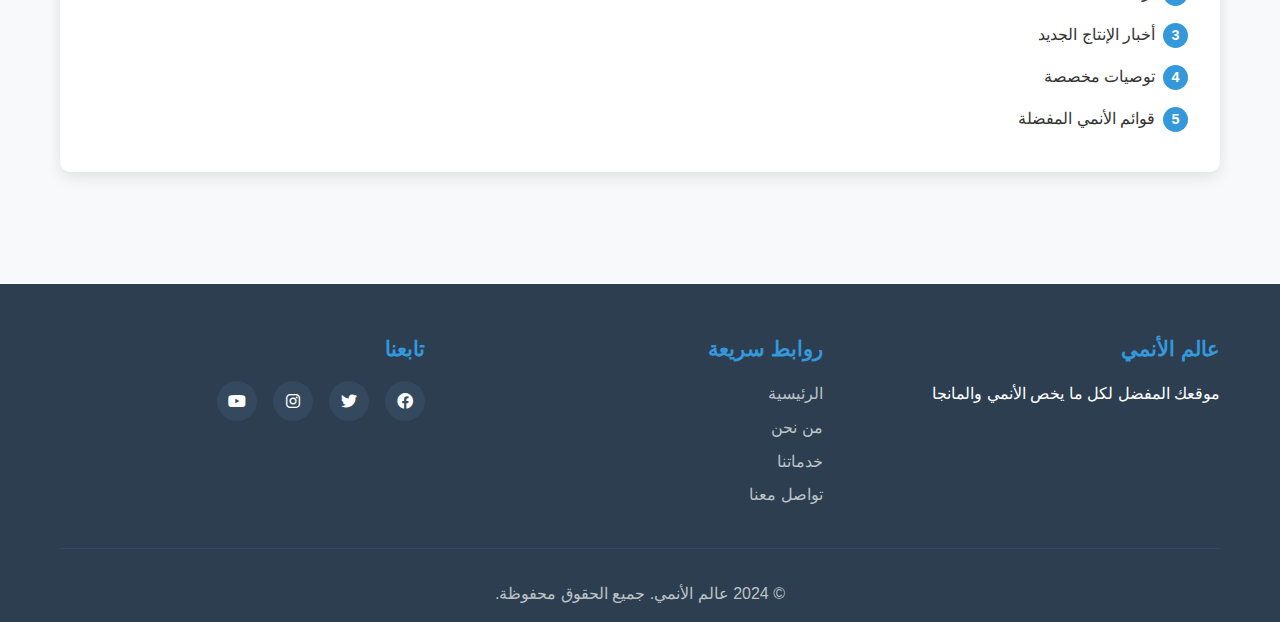
<file: services.html>
<!DOCTYPE html>
<html lang="ar" dir="rtl">
<head>
    <meta charset="UTF-8">
    <meta name="viewport" content="width=device-width, initial-scale=1.0">
    <title>عالم الأنمي - خدماتنا</title>
    <link rel="stylesheet" href="./style.css">
    <link rel="stylesheet" href="https://cdnjs.cloudflare.com/ajax/libs/font-awesome/6.0.0/css/all.min.css">
</head>
<body>
    <header class="main-header">
        <div class="container">
            <h1><i class="fas fa-star"></i> عالم الأنمي</h1>
            <p>اكتشف أفضل الأنمي والمانجا</p>
        </div>
    </header>

    <nav class="main-nav">
        <div class="container">
            <ul class="nav-list">
                <li><a href="index.html"><i class="fas fa-home"></i> الرئيسية</a></li>
                <li><a href="about.html"><i class="fas fa-info-circle"></i> من نحن</a></li>
                <li><a href="services.html" class="active"><i class="fas fa-cogs"></i> خدماتنا</a></li>
                <li><a href="contact.html"><i class="fas fa-envelope"></i> تواصل معنا</a></li>
                <li><a href="login.html"><i class="fas fa-sign-in-alt"></i> تسجيل الدخول</a></li>
                <li><a href="register.html"><i class="fas fa-user-plus"></i> إنشاء حساب</a></li>
            </ul>
        </div>
    </nav>

    <main class="main-content">
        <div class="container">
            <section class="services-section">
                <h2>خدماتنا</h2>
                <p>نقدم مجموعة متنوعة من الخدمات لمحبي الأنمي والمانجا</p>

                <div class="services-grid">
                    <div class="service-card">
                        <i class="fas fa-star service-icon"></i>
                        <h3>مراجعات الأنمي</h3>
                        <p>مراجعات شاملة ومفصلة لأحدث وأفضل الأنمي</p>
                        <ul>
                            <li>تقييم القصة والشخصيات</li>
                            <li>تحليل الرسوم والموسيقى</li>
                            <li>توصيات مخصصة</li>
                        </ul>
                    </div>

                    <div class="service-card">
                        <i class="fas fa-book service-icon"></i>
                        <h3>ترجمة المانجا</h3>
                        <p>ترجمة احترافية لأحدث فصول المانجا</p>
                        <ul>
                            <li>ترجمة دقيقة وسريعة</li>
                            <li>تنسيق عالي الجودة</li>
                            <li>تحديثات منتظمة</li>
                        </ul>
                    </div>

                    <div class="service-card">
                        <i class="fas fa-newspaper service-icon"></i>
                        <h3>أخبار الأنمي</h3>
                        <p>آخر الأخبار والإعلانات من عالم الأنمي</p>
                        <ul>
                            <li>أخبار الإنتاج الجديد</li>
                            <li>مواعيد الإصدار</li>
                            <li>أخبار الاستوديوهات</li>
                        </ul>
                    </div>

                    <div class="service-card">
                        <i class="fas fa-users service-icon"></i>
                        <h3>مجتمع المحبين</h3>
                        <p>منصة للتفاعل مع محبي الأنمي الآخرين</p>
                        <ul>
                            <li>منتديات النقاش</li>
                            <li>مشاركة التوصيات</li>
                            <li>فعاليات ومسابقات</li>
                        </ul>
                    </div>

                    <div class="service-card">
                        <i class="fas fa-list service-icon"></i>
                        <h3>قوائم مخصصة</h3>
                        <p>إنشاء وإدارة قوائم الأنمي الشخصية</p>
                        <ul>
                            <li>قائمة المشاهدة</li>
                            <li>قائمة المفضلة</li>
                            <li>تتبع التقدم</li>
                        </ul>
                    </div>

                    <div class="service-card">
                        <i class="fas fa-mobile-alt service-icon"></i>
                        <h3>تطبيق الهاتف</h3>
                        <p>تطبيق محمول لمتابعة الأنمي أثناء التنقل</p>
                        <ul>
                            <li>واجهة سهلة الاستخدام</li>
                            <li>إشعارات الحلقات الجديدة</li>
                            <li>مشاهدة أوفلاين</li>
                        </ul>
                    </div>
                </div>

                <h3>باقات الخدمة</h3>
                <table class="packages-table">
                    <thead>
                        <tr>
                            <th>الباقة</th>
                            <th>المميزات</th>
                            <th>السعر الشهري</th>
                            <th>الإجراء</th>
                        </tr>
                    </thead>
                    <tbody>
                        <tr>
                            <td><strong>مجانية</strong></td>
                            <td>مراجعات محدودة، أخبار أساسية</td>
                            <td>مجاناً</td>
                            <td><a href="#" class="btn-action">اشترك الآن</a></td>
                        </tr>
                        <tr>
                            <td><strong>برونزية</strong></td>
                            <td>مراجعات كاملة، ترجمات محدودة</td>
                            <td>$5</td>
                            <td><a href="#" class="btn-action">اشترك الآن</a></td>
                        </tr>
                        <tr>
                            <td><strong>فضية</strong></td>
                            <td>جميع المراجعات، ترجمات كاملة</td>
                            <td>$10</td>
                            <td><a href="#" class="btn-action">اشترك الآن</a></td>
                        </tr>
                        <tr>
                            <td><strong>ذهبية</strong></td>
                            <td>جميع الخدمات + تطبيق الهاتف</td>
                            <td>$15</td>
                            <td><a href="#" class="btn-action">اشترك الآن</a></td>
                        </tr>
                    </tbody>
                </table>
            </section>

            <aside class="popular-services">
                <h3>الخدمات الأكثر طلباً</h3>
                <ol class="popular-list">
                    <li>مراجعات الأنمي الموسمي</li>
                    <li>ترجمة المانجا الشعبية</li>
                    <li>أخبار الإنتاج الجديد</li>
                    <li>توصيات مخصصة</li>
                    <li>قوائم الأنمي المفضلة</li>
                </ol>
            </aside>
        </div>
    </main>

    <footer class="main-footer">
        <div class="container">
            <div class="footer-content">
                <div class="footer-section">
                    <h4>عالم الأنمي</h4>
                    <p>موقعك المفضل لكل ما يخص الأنمي والمانجا</p>
                </div>
                <div class="footer-section">
                    <h4>روابط سريعة</h4>
                    <ul>
                        <li><a href="index.html">الرئيسية</a></li>
                        <li><a href="about.html">من نحن</a></li>
                        <li><a href="services.html">خدماتنا</a></li>
                        <li><a href="contact.html">تواصل معنا</a></li>
                    </ul>
                </div>
                <div class="footer-section">
                    <h4>تابعنا</h4>
                    <div class="social-links">
                        <a href="#"><i class="fab fa-facebook"></i></a>
                        <a href="#"><i class="fab fa-twitter"></i></a>
                        <a href="#"><i class="fab fa-instagram"></i></a>
                        <a href="#"><i class="fab fa-youtube"></i></a>
                    </div>
                </div>
            </div>
            <div class="footer-bottom">
                <p>&copy; 2024 عالم الأنمي. جميع الحقوق محفوظة.</p>
            </div>
        </div>
    </footer>

</body>
</html>
</file>
<file: style.css>
* {
    margin: 0;
    padding: 0;
    box-sizing: border-box;
}

body {
    font-family: 'Segoe UI', Tahoma, Geneva, Verdana, sans-serif;
    line-height: 1.6;
    color: #333;
    background-color: #f8f9fa;
    direction: rtl;
}

.container {
    max-width: 1200px;
    margin: 0 auto;
    padding: 0 20px;
}

.main-header {
    background: linear-gradient(135deg, #667eea 0%, #764ba2 100%);
    color: white;
    text-align: center;
    padding: 2rem 0;
    box-shadow: 0 2px 10px rgba(0,0,0,0.1);
}

.main-header h1 {
    font-size: 2.5rem;
    margin-bottom: 0.5rem;
    text-shadow: 2px 2px 4px rgba(0,0,0,0.3);
}

.main-header p {
    font-size: 1.2rem;
    opacity: 0.9;
}

.main-nav {
    background-color: #2c3e50;
    box-shadow: 0 2px 5px rgba(0,0,0,0.1);
    position: sticky;
    top: 0;
    z-index: 100;
}

.nav-list {
    list-style: none;
    display: flex;
    justify-content: center;
    flex-wrap: wrap;
    padding: 0;
    margin: 0;
}

.nav-list li {
    margin: 0;
}

.nav-list a {
    display: block;
    color: white;
    text-decoration: none;
    padding: 1rem 1.5rem;
    transition: all 0.3s ease;
    border-bottom: 3px solid transparent;
}

.nav-list a:hover,
.nav-list a.active {
    background-color: #34495e;
    border-bottom-color: #3498db;
    transform: translateY(-2px);
}

.nav-list a i {
    margin-left: 0.5rem;
}

.main-content {
    min-height: 60vh;
    padding: 2rem 0;
}

.hero-section {
    text-align: center;
    background: linear-gradient(rgba(255,255,255,0.9), rgba(255,255,255,0.9)), url('data:image/svg+xml,<svg xmlns="http://www.w3.org/2000/svg" viewBox="0 0 100 100"><defs><pattern id="grain" width="100" height="100" patternUnits="userSpaceOnUse"><circle cx="25" cy="25" r="1" fill="%23ddd"/><circle cx="75" cy="75" r="1" fill="%23ddd"/></pattern></defs><rect width="100" height="100" fill="url(%23grain)"/></svg>');
    padding: 3rem 0;
    margin-bottom: 2rem;
    border-radius: 10px;
    box-shadow: 0 5px 15px rgba(0,0,0,0.1);
}

.hero-section h2 {
    font-size: 2.5rem;
    color: #2c3e50;
    margin-bottom: 1rem;
}

.hero-section p {
    font-size: 1.3rem;
    color: #7f8c8d;
    margin-bottom: 2rem;
}

.simple-gallery {
    display: flex;
    gap: 1rem;
    justify-content: center;
    flex-wrap: wrap;
    margin: 2rem 0;
}

.gallery-image {
    width: 250px;
    height: 200px;
    object-fit: cover;
    border-radius: 10px;
    box-shadow: 0 5px 15px rgba(0,0,0,0.2);
    transition: transform 0.3s ease;
}

.gallery-image:hover {
    transform: scale(1.05);
}

.popular-anime {
    margin: 3rem 0;
}

.popular-anime h3 {
    text-align: center;
    font-size: 2rem;
    color: #2c3e50;
    margin-bottom: 2rem;
}

.anime-grid {
    display: flex;
    gap: 2rem;
    justify-content: center;
    flex-wrap: wrap;
    margin-bottom: 2rem;
}

.anime-card {
    background: white;
    padding: 2rem;
    border-radius: 10px;
    box-shadow: 0 5px 15px rgba(0,0,0,0.1);
    flex: 1;
    min-width: 250px;
    max-width: 300px;
    text-align: center;
    transition: all 0.3s ease;
}

.anime-card:hover {
    transform: translateY(-5px);
    box-shadow: 0 10px 25px rgba(0,0,0,0.15);
}

.anime-card h4 {
    color: #3498db;
    font-size: 1.5rem;
    margin-bottom: 1rem;
}

.services-grid {
    display: flex;
    flex-wrap: wrap;
    gap: 2rem;
    margin: 2rem 0;
}

.service-card {
    background: white;
    padding: 2rem;
    border-radius: 10px;
    box-shadow: 0 5px 15px rgba(0,0,0,0.1);
    flex: 1;
    min-width: 300px;
    text-align: center;
    transition: all 0.3s ease;
}

.service-card:hover {
    transform: translateY(-5px);
    box-shadow: 0 10px 25px rgba(0,0,0,0.15);
}

.service-icon {
    font-size: 3rem;
    color: #3498db;
    margin-bottom: 1rem;
}

.service-card h3 {
    color: #2c3e50;
    margin-bottom: 1rem;
}

.service-card ul {
    list-style: none;
    text-align: right;
}

.service-card li {
    padding: 0.3rem 0;
    color: #7f8c8d;
}

.contact-info {
    display: flex;
    flex-wrap: wrap;
    gap: 2rem;
    margin: 2rem 0;
}

.contact-item {
    display: flex;
    align-items: center;
    background: white;
    padding: 1.5rem;
    border-radius: 10px;
    box-shadow: 0 3px 10px rgba(0,0,0,0.1);
    flex: 1;
    min-width: 250px;
}

.contact-icon {
    font-size: 2rem;
    color: #3498db;
    margin-left: 1rem;
    width: 50px;
    text-align: center;
}

.contact-details h3 {
    color: #2c3e50;
    margin-bottom: 0.5rem;
}

.social-links-large {
    display: flex;
    gap: 1rem;
    justify-content: center;
    flex-wrap: wrap;
    margin: 2rem 0;
}

.social-link {
    display: flex;
    align-items: center;
    gap: 0.5rem;
    padding: 1rem 1.5rem;
    background: white;
    color: #333;
    text-decoration: none;
    border-radius: 25px;
    box-shadow: 0 3px 10px rgba(0,0,0,0.1);
    transition: all 0.3s ease;
}

.social-link:hover {
    transform: translateY(-3px);
    box-shadow: 0 5px 15px rgba(0,0,0,0.2);
}

.social-link.facebook:hover { background-color: #3b5998; color: white; }
.social-link.twitter:hover { background-color: #1da1f2; color: white; }
.social-link.instagram:hover { background-color: #e4405f; color: white; }
.social-link.youtube:hover { background-color: #ff0000; color: white; }
.social-link.discord:hover { background-color: #7289da; color: white; }
.social-link.telegram:hover { background-color: #0088cc; color: white; }

.contact-form-container,
.login-container,
.register-container {
    background: white;
    padding: 2rem;
    border-radius: 10px;
    box-shadow: 0 5px 15px rgba(0,0,0,0.1);
    margin: 2rem 0;
    max-width: 600px;
    margin-left: auto;
    margin-right: auto;
}

.form-group {
    margin-bottom: 1.5rem;
}

.form-row {
    display: flex;
    gap: 1rem;
}

.form-row .form-group {
    flex: 1;
}

.form-group label {
    display: block;
    margin-bottom: 0.5rem;
    color: #2c3e50;
    font-weight: bold;
}

.form-group input,
.form-group select,
.form-group textarea {
    width: 100%;
    padding: 0.8rem;
    border: 2px solid #ddd;
    border-radius: 5px;
    font-size: 1rem;
    transition: border-color 0.3s ease;
}

.form-group input:focus,
.form-group select:focus,
.form-group textarea:focus {
    outline: none;
    border-color: #3498db;
    box-shadow: 0 0 5px rgba(52, 152, 219, 0.3);
}

.password-input {
    position: relative;
}

.toggle-password {
    position: absolute;
    left: 10px;
    top: 50%;
    transform: translateY(-50%);
    background: none;
    border: none;
    color: #7f8c8d;
    cursor: pointer;
}

.submit-btn,
.login-btn,
.register-btn {
    width: 100%;
    padding: 1rem;
    background: linear-gradient(135deg, #3498db, #2980b9);
    color: white;
    border: none;
    border-radius: 5px;
    font-size: 1.1rem;
    cursor: pointer;
    transition: all 0.3s ease;
}

.submit-btn:hover,
.login-btn:hover,
.register-btn:hover {
    transform: translateY(-2px);
    box-shadow: 0 5px 15px rgba(52, 152, 219, 0.4);
}

.btn-action {
    background: #3498db;
    color: white;
    border: none;
    padding: 0.5rem 1rem;
    border-radius: 5px;
    cursor: pointer;
    transition: all 0.3s ease;
}

.btn-action:hover {
    background: #2980b9;
    transform: translateY(-2px);
}

.team-table,
.packages-table {
    width: 100%;
    border-collapse: collapse;
    margin: 2rem 0;
    background: white;
    border-radius: 10px;
    overflow: hidden;
    box-shadow: 0 5px 15px rgba(0,0,0,0.1);
}

.team-table th,
.team-table td,
.packages-table th,
.packages-table td {
    padding: 1rem;
    text-align: right;
    border-bottom: 1px solid #eee;
}

.team-table th,
.packages-table th {
    background-color: #3498db;
    color: white;
    font-weight: bold;
}

.team-table tr:hover,
.packages-table tr:hover {
    background-color: #f8f9fa;
}

.news-sidebar,
.stats-sidebar,
.popular-services,
.login-benefits,
.registration-benefits,
.faq-sidebar {
    background: white;
    padding: 2rem;
    border-radius: 10px;
    box-shadow: 0 5px 15px rgba(0,0,0,0.1);
    margin: 2rem 0;
}

.news-sidebar h3,
.stats-sidebar h3,
.popular-services h3,
.login-benefits h3,
.registration-benefits h3,
.faq-sidebar h3 {
    color: #2c3e50;
    margin-bottom: 1rem;
    border-bottom: 2px solid #3498db;
    padding-bottom: 0.5rem;
}

.news-list,
.popular-list,
.benefits-list,
.values-list {
    list-style: none;
}

.news-list li,
.benefits-list li,
.values-list li {
    padding: 0.5rem 0;
    border-bottom: 1px solid #eee;
}

.news-list li:last-child,
.benefits-list li:last-child,
.values-list li:last-child {
    border-bottom: none;
}

.popular-list {
    counter-reset: item;
}

.popular-list li {
    counter-increment: item;
    padding: 0.5rem 0;
}

.popular-list li::before {
    content: counter(item);
    background: #3498db;
    color: white;
    border-radius: 50%;
    width: 25px;
    height: 25px;
    display: inline-flex;
    align-items: center;
    justify-content: center;
    margin-left: 0.5rem;
    font-weight: bold;
    font-size: 0.9rem;
}

.stat-item {
    text-align: center;
    margin: 1rem 0;
    padding: 1rem;
    background: #f8f9fa;
    border-radius: 10px;
}

.stat-number {
    display: block;
    font-size: 2rem;
    font-weight: bold;
    color: #3498db;
}

.stat-label {
    color: #7f8c8d;
    font-size: 0.9rem;
}

.benefit-item {
    display: flex;
    align-items: center;
    margin: 1rem 0;
    padding: 1rem;
    background: #f8f9fa;
    border-radius: 10px;
}

.benefit-icon {
    font-size: 2rem;
    color: #3498db;
    margin-left: 1rem;
    width: 50px;
    text-align: center;
}

.modal {
    display: none;
    position: fixed;
    z-index: 1000;
    left: 0;
    top: 0;
    width: 100%;
    height: 100%;
    background-color: rgba(0,0,0,0.5);
}

.modal-content {
    background-color: white;
    margin: 10% auto;
    padding: 2rem;
    border-radius: 10px;
    width: 90%;
    max-width: 500px;
    position: relative;
    animation: modalSlideIn 0.3s ease;
}

@keyframes modalSlideIn {
    from { transform: translateY(-50px); opacity: 0; }
    to { transform: translateY(0); opacity: 1; }
}

.close {
    position: absolute;
    top: 10px;
    left: 15px;
    font-size: 2rem;
    cursor: pointer;
    color: #aaa;
}

.close:hover {
    color: #333;
}

.toast {
    position: fixed;
    top: 20px;
    right: 20px;
    background: white;
    border-radius: 10px;
    box-shadow: 0 5px 15px rgba(0,0,0,0.2);
    padding: 1rem;
    display: none;
    z-index: 1000;
    min-width: 300px;
    animation: toastSlideIn 0.3s ease;
}

@keyframes toastSlideIn {
    from { transform: translateX(100%); opacity: 0; }
    to { transform: translateX(0); opacity: 1; }
}

.toast.success {
    border-right: 4px solid #27ae60;
}

.toast.error {
    border-right: 4px solid #e74c3c;
}

.toast-content {
    display: flex;
    align-items: center;
    gap: 0.5rem;
}

.toast-icon {
    font-size: 1.2rem;
}

.toast.success .toast-icon {
    color: #27ae60;
}

.toast.error .toast-icon {
    color: #e74c3c;
}

.toast-close {
    position: absolute;
    top: 5px;
    left: 5px;
    background: none;
    border: none;
    font-size: 1rem;
    cursor: pointer;
    color: #aaa;
}

.main-footer {
    background-color: #2c3e50;
    color: white;
    padding: 3rem 0 1rem;
    margin-top: 3rem;
}

.footer-content {
    display: flex;
    justify-content: space-between;
    flex-wrap: wrap;
    gap: 2rem;
    margin-bottom: 2rem;
}

.footer-section {
    flex: 1;
    min-width: 250px;
}

.footer-section h4 {
    color: #3498db;
    margin-bottom: 1rem;
    font-size: 1.3rem;
}

.footer-section ul {
    list-style: none;
}

.footer-section ul li {
    margin-bottom: 0.5rem;
}

.footer-section ul li a {
    color: #bdc3c7;
    text-decoration: none;
    transition: color 0.3s ease;
}

.footer-section ul li a:hover {
    color: #3498db;
}

.social-links {
    display: flex;
    gap: 1rem;
}

.social-links a {
    display: inline-flex;
    align-items: center;
    justify-content: center;
    width: 40px;
    height: 40px;
    background-color: #34495e;
    color: white;
    border-radius: 50%;
    text-decoration: none;
    transition: all 0.3s ease;
}

.social-links a:hover {
    background-color: #3498db;
    transform: translateY(-3px);
}

.footer-bottom {
    text-align: center;
    padding-top: 2rem;
    border-top: 1px solid #34495e;
    color: #bdc3c7;
}

.error-message {
    color: #e74c3c;
    font-size: 0.9rem;
    display: block;
    margin-top: 0.3rem;
}

.form-hint {
    color: #7f8c8d;
    font-size: 0.8rem;
    display: block;
    margin-top: 0.3rem;
}

.checkbox-container {
    display: flex;
    align-items: center;
    cursor: pointer;
    font-size: 0.9rem;
}

.checkbox-container input {
    width: auto !important;
    margin-left: 0.5rem;
}


@media screen and (max-width: 768px) {
    .container {
        padding: 0 15px;
    }
    
    .main-header h1 {
        font-size: 2rem;
    }
    
    .main-header p {
        font-size: 1rem;
    }
    
    .nav-list {
        flex-direction: column;
        align-items: center;
    }
    
    .nav-list a {
        padding: 0.8rem 1rem;
        width: 100%;
        text-align: center;
    }
    
    .hero-section h2 {
        font-size: 2rem;
    }
    
    .hero-section p {
        font-size: 1.1rem;
    }
    
    .anime-grid,
    .services-grid {
        flex-direction: column;
        align-items: center;
    }
    
    .anime-card,
    .service-card {
        max-width: 100%;
    }
    
    .contact-info {
        flex-direction: column;
    }
    
    .footer-content {
        flex-direction: column;
        text-align: center;
    }
    
    .form-row {
        flex-direction: column;
    }
    
    .social-links-large {
        flex-direction: column;
        align-items: center;
    }
    
    .social-link {
        width: 200px;
        justify-content: center;
    }
}

@media screen and (max-width: 480px) {
    .main-header {
        padding: 1.5rem 0;
    }
    
    .main-header h1 {
        font-size: 1.8rem;
    }
    
    .hero-section {
        padding: 2rem 0;
    }
    
    .hero-section h2 {
        font-size: 1.8rem;
    }
    
    .popular-anime h3,
    .services-section h2 {
        font-size: 1.5rem;
    }
    
    .service-card,
    .anime-card {
        padding: 1.5rem;
    }
    
    .contact-form-container,
    .login-container,
    .register-container {
        padding: 1.5rem;
        margin: 1rem 0;
    }
    
    .modal-content {
        width: 95%;
        margin: 5% auto;
        padding: 1.5rem;
    }
    
    .toast {
        right: 10px;
        left: 10px;
        min-width: auto;
    }
    
    .team-table,
    .packages-table {
        font-size: 0.9rem;
    }
    
    .team-table th,
    .team-table td,
    .packages-table th,
    .packages-table td {
        padding: 0.5rem;
    }
}

@media screen and (max-width: 320px) {
    .container {
        padding: 0 10px;
    }
    
    .main-header h1 {
        font-size: 1.5rem;
    }
    
    .hero-section h2 {
        font-size: 1.5rem;
    }
    
    .nav-list a {
        padding: 0.6rem 0.8rem;
        font-size: 0.9rem;
    }
    
    .service-card,
    .anime-card {
        padding: 1rem;
    }
    
    .contact-form-container,
    .login-container,
    .register-container {
        padding: 1rem;
    }
}
</file>
